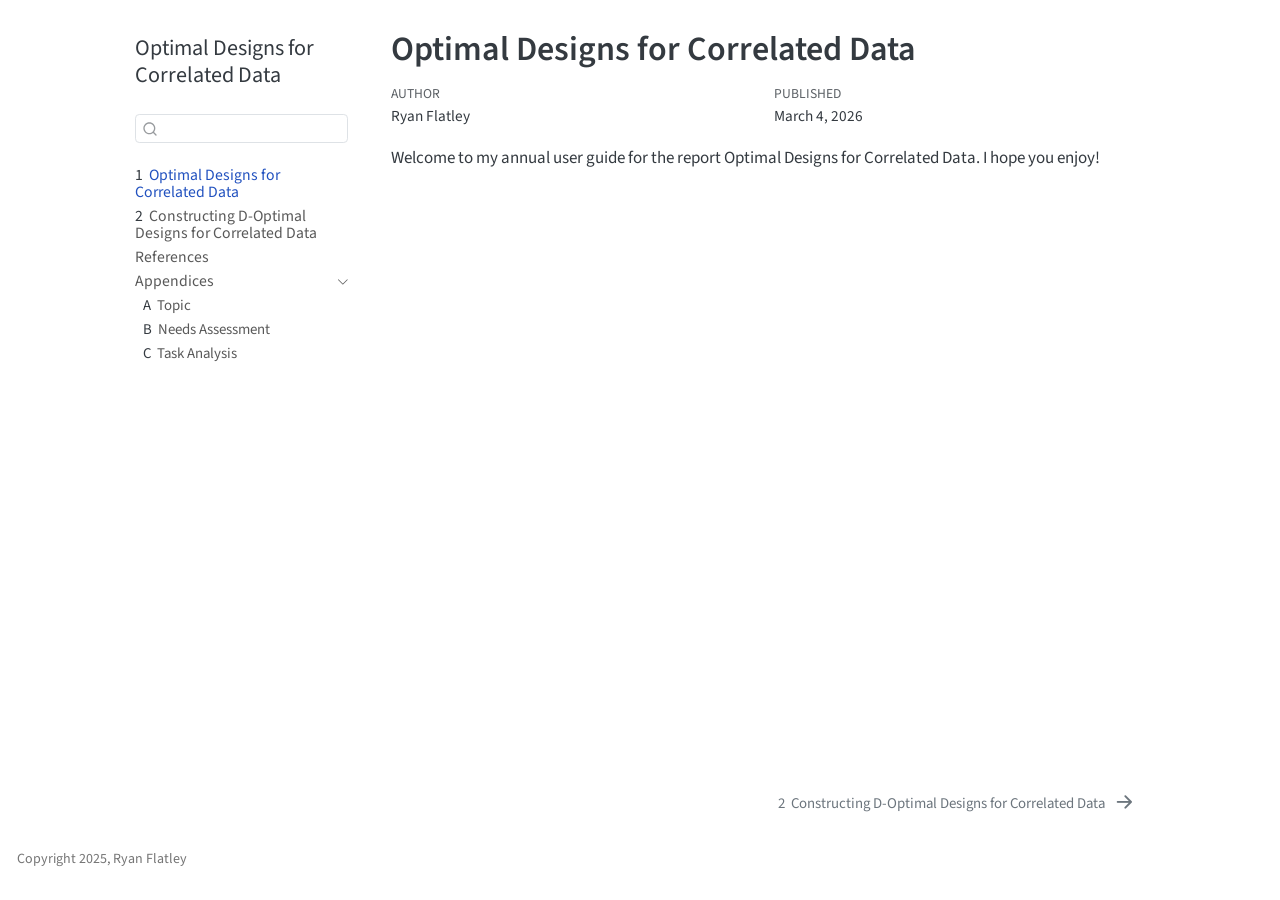
<file: docs/index.html>
<!DOCTYPE html>
<html xmlns="http://www.w3.org/1999/xhtml" lang="en" xml:lang="en"><head>

<meta charset="utf-8">
<meta name="generator" content="quarto-1.8.27">

<meta name="viewport" content="width=device-width, initial-scale=1.0, user-scalable=yes">

<meta name="author" content="Ryan Flatley">
<meta name="dcterms.date" content="2026-03-04">

<title>Optimal Designs for Correlated Data</title>
<style>
code{white-space: pre-wrap;}
span.smallcaps{font-variant: small-caps;}
div.columns{display: flex; gap: min(4vw, 1.5em);}
div.column{flex: auto; overflow-x: auto;}
div.hanging-indent{margin-left: 1.5em; text-indent: -1.5em;}
ul.task-list{list-style: none;}
ul.task-list li input[type="checkbox"] {
  width: 0.8em;
  margin: 0 0.8em 0.2em -1em; /* quarto-specific, see https://github.com/quarto-dev/quarto-cli/issues/4556 */ 
  vertical-align: middle;
}
</style>


<script src="site_libs/quarto-nav/quarto-nav.js"></script>
<script src="site_libs/quarto-nav/headroom.min.js"></script>
<script src="site_libs/clipboard/clipboard.min.js"></script>
<script src="site_libs/quarto-search/autocomplete.umd.js"></script>
<script src="site_libs/quarto-search/fuse.min.js"></script>
<script src="site_libs/quarto-search/quarto-search.js"></script>
<meta name="quarto:offset" content="./">
<link href="./guide.html" rel="next">
<script src="site_libs/quarto-html/quarto.js" type="module"></script>
<script src="site_libs/quarto-html/tabsets/tabsets.js" type="module"></script>
<script src="site_libs/quarto-html/axe/axe-check.js" type="module"></script>
<script src="site_libs/quarto-html/popper.min.js"></script>
<script src="site_libs/quarto-html/tippy.umd.min.js"></script>
<script src="site_libs/quarto-html/anchor.min.js"></script>
<link href="site_libs/quarto-html/tippy.css" rel="stylesheet">
<link href="site_libs/quarto-html/quarto-syntax-highlighting-b754b9fd3853d7e56faef54c29c5d52b.css" rel="stylesheet" id="quarto-text-highlighting-styles">
<script src="site_libs/bootstrap/bootstrap.min.js"></script>
<link href="site_libs/bootstrap/bootstrap-icons.css" rel="stylesheet">
<link href="site_libs/bootstrap/bootstrap-2235befa16e1d81c0b6f94b70b898050.min.css" rel="stylesheet" append-hash="true" id="quarto-bootstrap" data-mode="light">
<script id="quarto-search-options" type="application/json">{
  "location": "sidebar",
  "copy-button": false,
  "collapse-after": 3,
  "panel-placement": "start",
  "type": "textbox",
  "limit": 50,
  "keyboard-shortcut": [
    "f",
    "/",
    "s"
  ],
  "show-item-context": false,
  "language": {
    "search-no-results-text": "No results",
    "search-matching-documents-text": "matching documents",
    "search-copy-link-title": "Copy link to search",
    "search-hide-matches-text": "Hide additional matches",
    "search-more-match-text": "more match in this document",
    "search-more-matches-text": "more matches in this document",
    "search-clear-button-title": "Clear",
    "search-text-placeholder": "",
    "search-detached-cancel-button-title": "Cancel",
    "search-submit-button-title": "Submit",
    "search-label": "Search"
  }
}</script>


</head>

<body class="nav-sidebar floating fullcontent quarto-light">

<div id="quarto-search-results"></div>
  <header id="quarto-header" class="headroom fixed-top">
  <nav class="quarto-secondary-nav">
    <div class="container-fluid d-flex">
      <button type="button" class="quarto-btn-toggle btn" data-bs-toggle="collapse" role="button" data-bs-target=".quarto-sidebar-collapse-item" aria-controls="quarto-sidebar" aria-expanded="false" aria-label="Toggle sidebar navigation" onclick="if (window.quartoToggleHeadroom) { window.quartoToggleHeadroom(); }">
        <i class="bi bi-layout-text-sidebar-reverse"></i>
      </button>
        <nav class="quarto-page-breadcrumbs" aria-label="breadcrumb"><ol class="breadcrumb"><li class="breadcrumb-item"><a href="./index.html"><span class="chapter-number">1</span>&nbsp; <span class="chapter-title">Optimal Designs for Correlated Data</span></a></li></ol></nav>
        <a class="flex-grow-1" role="navigation" data-bs-toggle="collapse" data-bs-target=".quarto-sidebar-collapse-item" aria-controls="quarto-sidebar" aria-expanded="false" aria-label="Toggle sidebar navigation" onclick="if (window.quartoToggleHeadroom) { window.quartoToggleHeadroom(); }">      
        </a>
      <button type="button" class="btn quarto-search-button" aria-label="Search" onclick="window.quartoOpenSearch();">
        <i class="bi bi-search"></i>
      </button>
    </div>
  </nav>
</header>
<!-- content -->
<div id="quarto-content" class="quarto-container page-columns page-rows-contents page-layout-article">
<!-- sidebar -->
  <nav id="quarto-sidebar" class="sidebar collapse collapse-horizontal quarto-sidebar-collapse-item sidebar-navigation floating overflow-auto">
    <div class="pt-lg-2 mt-2 text-left sidebar-header">
    <div class="sidebar-title mb-0 py-0">
      <a href="./">Optimal Designs for Correlated Data</a> 
    </div>
      </div>
        <div class="mt-2 flex-shrink-0 align-items-center">
        <div class="sidebar-search">
        <div id="quarto-search" class="" title="Search"></div>
        </div>
        </div>
    <div class="sidebar-menu-container"> 
    <ul class="list-unstyled mt-1">
        <li class="sidebar-item">
  <div class="sidebar-item-container"> 
  <a href="./index.html" class="sidebar-item-text sidebar-link active">
 <span class="menu-text"><span class="chapter-number">1</span>&nbsp; <span class="chapter-title">Optimal Designs for Correlated Data</span></span></a>
  </div>
</li>
        <li class="sidebar-item">
  <div class="sidebar-item-container"> 
  <a href="./guide.html" class="sidebar-item-text sidebar-link">
 <span class="menu-text"><span class="chapter-number">2</span>&nbsp; <span class="chapter-title">Constructing D-Optimal Designs for Correlated Data</span></span></a>
  </div>
</li>
        <li class="sidebar-item">
  <div class="sidebar-item-container"> 
  <a href="./references.html" class="sidebar-item-text sidebar-link">
 <span class="menu-text">References</span></a>
  </div>
</li>
        <li class="sidebar-item sidebar-item-section">
      <div class="sidebar-item-container"> 
            <a class="sidebar-item-text sidebar-link text-start" data-bs-toggle="collapse" data-bs-target="#quarto-sidebar-section-1" role="navigation" aria-expanded="true">
 <span class="menu-text">Appendices</span></a>
          <a class="sidebar-item-toggle text-start" data-bs-toggle="collapse" data-bs-target="#quarto-sidebar-section-1" role="navigation" aria-expanded="true" aria-label="Toggle section">
            <i class="bi bi-chevron-right ms-2"></i>
          </a> 
      </div>
      <ul id="quarto-sidebar-section-1" class="collapse list-unstyled sidebar-section depth1 show">  
          <li class="sidebar-item">
  <div class="sidebar-item-container"> 
  <a href="./topic.html" class="sidebar-item-text sidebar-link">
 <span class="menu-text"><span class="chapter-number">A</span>&nbsp; <span class="chapter-title">Topic</span></span></a>
  </div>
</li>
          <li class="sidebar-item">
  <div class="sidebar-item-container"> 
  <a href="./needs.html" class="sidebar-item-text sidebar-link">
 <span class="menu-text"><span class="chapter-number">B</span>&nbsp; <span class="chapter-title">Needs Assessment</span></span></a>
  </div>
</li>
          <li class="sidebar-item">
  <div class="sidebar-item-container"> 
  <a href="./task-analysis.html" class="sidebar-item-text sidebar-link">
 <span class="menu-text"><span class="chapter-number">C</span>&nbsp; <span class="chapter-title">Task Analysis</span></span></a>
  </div>
</li>
      </ul>
  </li>
    </ul>
    </div>
</nav>
<div id="quarto-sidebar-glass" class="quarto-sidebar-collapse-item" data-bs-toggle="collapse" data-bs-target=".quarto-sidebar-collapse-item"></div>
<!-- margin-sidebar -->
    
<!-- main -->
<main class="content" id="quarto-document-content">

<header id="title-block-header" class="quarto-title-block default">
<div class="quarto-title">
<h1 class="title">Optimal Designs for Correlated Data</h1>
</div>



<div class="quarto-title-meta">

    <div>
    <div class="quarto-title-meta-heading">Author</div>
    <div class="quarto-title-meta-contents">
             <p>Ryan Flatley </p>
          </div>
  </div>
    
    <div>
    <div class="quarto-title-meta-heading">Published</div>
    <div class="quarto-title-meta-contents">
      <p class="date">March 4, 2026</p>
    </div>
  </div>
  
    
  </div>
  


</header>


<p>Welcome to my annual user guide for the report Optimal Designs for Correlated Data. I hope you enjoy!</p>



</main> <!-- /main -->
<script id="quarto-html-after-body" type="application/javascript">
  window.document.addEventListener("DOMContentLoaded", function (event) {
    const icon = "";
    const anchorJS = new window.AnchorJS();
    anchorJS.options = {
      placement: 'right',
      icon: icon
    };
    anchorJS.add('.anchored');
    const isCodeAnnotation = (el) => {
      for (const clz of el.classList) {
        if (clz.startsWith('code-annotation-')) {                     
          return true;
        }
      }
      return false;
    }
    const onCopySuccess = function(e) {
      // button target
      const button = e.trigger;
      // don't keep focus
      button.blur();
      // flash "checked"
      button.classList.add('code-copy-button-checked');
      var currentTitle = button.getAttribute("title");
      button.setAttribute("title", "Copied!");
      let tooltip;
      if (window.bootstrap) {
        button.setAttribute("data-bs-toggle", "tooltip");
        button.setAttribute("data-bs-placement", "left");
        button.setAttribute("data-bs-title", "Copied!");
        tooltip = new bootstrap.Tooltip(button, 
          { trigger: "manual", 
            customClass: "code-copy-button-tooltip",
            offset: [0, -8]});
        tooltip.show();    
      }
      setTimeout(function() {
        if (tooltip) {
          tooltip.hide();
          button.removeAttribute("data-bs-title");
          button.removeAttribute("data-bs-toggle");
          button.removeAttribute("data-bs-placement");
        }
        button.setAttribute("title", currentTitle);
        button.classList.remove('code-copy-button-checked');
      }, 1000);
      // clear code selection
      e.clearSelection();
    }
    const getTextToCopy = function(trigger) {
      const outerScaffold = trigger.parentElement.cloneNode(true);
      const codeEl = outerScaffold.querySelector('code');
      for (const childEl of codeEl.children) {
        if (isCodeAnnotation(childEl)) {
          childEl.remove();
        }
      }
      return codeEl.innerText;
    }
    const clipboard = new window.ClipboardJS('.code-copy-button:not([data-in-quarto-modal])', {
      text: getTextToCopy
    });
    clipboard.on('success', onCopySuccess);
    if (window.document.getElementById('quarto-embedded-source-code-modal')) {
      const clipboardModal = new window.ClipboardJS('.code-copy-button[data-in-quarto-modal]', {
        text: getTextToCopy,
        container: window.document.getElementById('quarto-embedded-source-code-modal')
      });
      clipboardModal.on('success', onCopySuccess);
    }
      var localhostRegex = new RegExp(/^(?:http|https):\/\/localhost\:?[0-9]*\//);
      var mailtoRegex = new RegExp(/^mailto:/);
        var filterRegex = new RegExp('/' + window.location.host + '/');
      var isInternal = (href) => {
          return filterRegex.test(href) || localhostRegex.test(href) || mailtoRegex.test(href);
      }
      // Inspect non-navigation links and adorn them if external
     var links = window.document.querySelectorAll('a[href]:not(.nav-link):not(.navbar-brand):not(.toc-action):not(.sidebar-link):not(.sidebar-item-toggle):not(.pagination-link):not(.no-external):not([aria-hidden]):not(.dropdown-item):not(.quarto-navigation-tool):not(.about-link)');
      for (var i=0; i<links.length; i++) {
        const link = links[i];
        if (!isInternal(link.href)) {
          // undo the damage that might have been done by quarto-nav.js in the case of
          // links that we want to consider external
          if (link.dataset.originalHref !== undefined) {
            link.href = link.dataset.originalHref;
          }
        }
      }
    function tippyHover(el, contentFn, onTriggerFn, onUntriggerFn) {
      const config = {
        allowHTML: true,
        maxWidth: 500,
        delay: 100,
        arrow: false,
        appendTo: function(el) {
            return el.parentElement;
        },
        interactive: true,
        interactiveBorder: 10,
        theme: 'quarto',
        placement: 'bottom-start',
      };
      if (contentFn) {
        config.content = contentFn;
      }
      if (onTriggerFn) {
        config.onTrigger = onTriggerFn;
      }
      if (onUntriggerFn) {
        config.onUntrigger = onUntriggerFn;
      }
      window.tippy(el, config); 
    }
    const noterefs = window.document.querySelectorAll('a[role="doc-noteref"]');
    for (var i=0; i<noterefs.length; i++) {
      const ref = noterefs[i];
      tippyHover(ref, function() {
        // use id or data attribute instead here
        let href = ref.getAttribute('data-footnote-href') || ref.getAttribute('href');
        try { href = new URL(href).hash; } catch {}
        const id = href.replace(/^#\/?/, "");
        const note = window.document.getElementById(id);
        if (note) {
          return note.innerHTML;
        } else {
          return "";
        }
      });
    }
    const xrefs = window.document.querySelectorAll('a.quarto-xref');
    const processXRef = (id, note) => {
      // Strip column container classes
      const stripColumnClz = (el) => {
        el.classList.remove("page-full", "page-columns");
        if (el.children) {
          for (const child of el.children) {
            stripColumnClz(child);
          }
        }
      }
      stripColumnClz(note)
      if (id === null || id.startsWith('sec-')) {
        // Special case sections, only their first couple elements
        const container = document.createElement("div");
        if (note.children && note.children.length > 2) {
          container.appendChild(note.children[0].cloneNode(true));
          for (let i = 1; i < note.children.length; i++) {
            const child = note.children[i];
            if (child.tagName === "P" && child.innerText === "") {
              continue;
            } else {
              container.appendChild(child.cloneNode(true));
              break;
            }
          }
          if (window.Quarto?.typesetMath) {
            window.Quarto.typesetMath(container);
          }
          return container.innerHTML
        } else {
          if (window.Quarto?.typesetMath) {
            window.Quarto.typesetMath(note);
          }
          return note.innerHTML;
        }
      } else {
        // Remove any anchor links if they are present
        const anchorLink = note.querySelector('a.anchorjs-link');
        if (anchorLink) {
          anchorLink.remove();
        }
        if (window.Quarto?.typesetMath) {
          window.Quarto.typesetMath(note);
        }
        if (note.classList.contains("callout")) {
          return note.outerHTML;
        } else {
          return note.innerHTML;
        }
      }
    }
    for (var i=0; i<xrefs.length; i++) {
      const xref = xrefs[i];
      tippyHover(xref, undefined, function(instance) {
        instance.disable();
        let url = xref.getAttribute('href');
        let hash = undefined; 
        if (url.startsWith('#')) {
          hash = url;
        } else {
          try { hash = new URL(url).hash; } catch {}
        }
        if (hash) {
          const id = hash.replace(/^#\/?/, "");
          const note = window.document.getElementById(id);
          if (note !== null) {
            try {
              const html = processXRef(id, note.cloneNode(true));
              instance.setContent(html);
            } finally {
              instance.enable();
              instance.show();
            }
          } else {
            // See if we can fetch this
            fetch(url.split('#')[0])
            .then(res => res.text())
            .then(html => {
              const parser = new DOMParser();
              const htmlDoc = parser.parseFromString(html, "text/html");
              const note = htmlDoc.getElementById(id);
              if (note !== null) {
                const html = processXRef(id, note);
                instance.setContent(html);
              } 
            }).finally(() => {
              instance.enable();
              instance.show();
            });
          }
        } else {
          // See if we can fetch a full url (with no hash to target)
          // This is a special case and we should probably do some content thinning / targeting
          fetch(url)
          .then(res => res.text())
          .then(html => {
            const parser = new DOMParser();
            const htmlDoc = parser.parseFromString(html, "text/html");
            const note = htmlDoc.querySelector('main.content');
            if (note !== null) {
              // This should only happen for chapter cross references
              // (since there is no id in the URL)
              // remove the first header
              if (note.children.length > 0 && note.children[0].tagName === "HEADER") {
                note.children[0].remove();
              }
              const html = processXRef(null, note);
              instance.setContent(html);
            } 
          }).finally(() => {
            instance.enable();
            instance.show();
          });
        }
      }, function(instance) {
      });
    }
        let selectedAnnoteEl;
        const selectorForAnnotation = ( cell, annotation) => {
          let cellAttr = 'data-code-cell="' + cell + '"';
          let lineAttr = 'data-code-annotation="' +  annotation + '"';
          const selector = 'span[' + cellAttr + '][' + lineAttr + ']';
          return selector;
        }
        const selectCodeLines = (annoteEl) => {
          const doc = window.document;
          const targetCell = annoteEl.getAttribute("data-target-cell");
          const targetAnnotation = annoteEl.getAttribute("data-target-annotation");
          const annoteSpan = window.document.querySelector(selectorForAnnotation(targetCell, targetAnnotation));
          const lines = annoteSpan.getAttribute("data-code-lines").split(",");
          const lineIds = lines.map((line) => {
            return targetCell + "-" + line;
          })
          let top = null;
          let height = null;
          let parent = null;
          if (lineIds.length > 0) {
              //compute the position of the single el (top and bottom and make a div)
              const el = window.document.getElementById(lineIds[0]);
              top = el.offsetTop;
              height = el.offsetHeight;
              parent = el.parentElement.parentElement;
            if (lineIds.length > 1) {
              const lastEl = window.document.getElementById(lineIds[lineIds.length - 1]);
              const bottom = lastEl.offsetTop + lastEl.offsetHeight;
              height = bottom - top;
            }
            if (top !== null && height !== null && parent !== null) {
              // cook up a div (if necessary) and position it 
              let div = window.document.getElementById("code-annotation-line-highlight");
              if (div === null) {
                div = window.document.createElement("div");
                div.setAttribute("id", "code-annotation-line-highlight");
                div.style.position = 'absolute';
                parent.appendChild(div);
              }
              div.style.top = top - 2 + "px";
              div.style.height = height + 4 + "px";
              div.style.left = 0;
              let gutterDiv = window.document.getElementById("code-annotation-line-highlight-gutter");
              if (gutterDiv === null) {
                gutterDiv = window.document.createElement("div");
                gutterDiv.setAttribute("id", "code-annotation-line-highlight-gutter");
                gutterDiv.style.position = 'absolute';
                const codeCell = window.document.getElementById(targetCell);
                const gutter = codeCell.querySelector('.code-annotation-gutter');
                gutter.appendChild(gutterDiv);
              }
              gutterDiv.style.top = top - 2 + "px";
              gutterDiv.style.height = height + 4 + "px";
            }
            selectedAnnoteEl = annoteEl;
          }
        };
        const unselectCodeLines = () => {
          const elementsIds = ["code-annotation-line-highlight", "code-annotation-line-highlight-gutter"];
          elementsIds.forEach((elId) => {
            const div = window.document.getElementById(elId);
            if (div) {
              div.remove();
            }
          });
          selectedAnnoteEl = undefined;
        };
          // Handle positioning of the toggle
      window.addEventListener(
        "resize",
        throttle(() => {
          elRect = undefined;
          if (selectedAnnoteEl) {
            selectCodeLines(selectedAnnoteEl);
          }
        }, 10)
      );
      function throttle(fn, ms) {
      let throttle = false;
      let timer;
        return (...args) => {
          if(!throttle) { // first call gets through
              fn.apply(this, args);
              throttle = true;
          } else { // all the others get throttled
              if(timer) clearTimeout(timer); // cancel #2
              timer = setTimeout(() => {
                fn.apply(this, args);
                timer = throttle = false;
              }, ms);
          }
        };
      }
        // Attach click handler to the DT
        const annoteDls = window.document.querySelectorAll('dt[data-target-cell]');
        for (const annoteDlNode of annoteDls) {
          annoteDlNode.addEventListener('click', (event) => {
            const clickedEl = event.target;
            if (clickedEl !== selectedAnnoteEl) {
              unselectCodeLines();
              const activeEl = window.document.querySelector('dt[data-target-cell].code-annotation-active');
              if (activeEl) {
                activeEl.classList.remove('code-annotation-active');
              }
              selectCodeLines(clickedEl);
              clickedEl.classList.add('code-annotation-active');
            } else {
              // Unselect the line
              unselectCodeLines();
              clickedEl.classList.remove('code-annotation-active');
            }
          });
        }
    const findCites = (el) => {
      const parentEl = el.parentElement;
      if (parentEl) {
        const cites = parentEl.dataset.cites;
        if (cites) {
          return {
            el,
            cites: cites.split(' ')
          };
        } else {
          return findCites(el.parentElement)
        }
      } else {
        return undefined;
      }
    };
    var bibliorefs = window.document.querySelectorAll('a[role="doc-biblioref"]');
    for (var i=0; i<bibliorefs.length; i++) {
      const ref = bibliorefs[i];
      const citeInfo = findCites(ref);
      if (citeInfo) {
        tippyHover(citeInfo.el, function() {
          var popup = window.document.createElement('div');
          citeInfo.cites.forEach(function(cite) {
            var citeDiv = window.document.createElement('div');
            citeDiv.classList.add('hanging-indent');
            citeDiv.classList.add('csl-entry');
            var biblioDiv = window.document.getElementById('ref-' + cite);
            if (biblioDiv) {
              citeDiv.innerHTML = biblioDiv.innerHTML;
            }
            popup.appendChild(citeDiv);
          });
          return popup.innerHTML;
        });
      }
    }
  });
  </script>
<nav class="page-navigation">
  <div class="nav-page nav-page-previous">
  </div>
  <div class="nav-page nav-page-next">
      <a href="./guide.html" class="pagination-link" aria-label="Constructing D-Optimal Designs for Correlated Data">
        <span class="nav-page-text"><span class="chapter-number">2</span>&nbsp; <span class="chapter-title">Constructing D-Optimal Designs for Correlated Data</span></span> <i class="bi bi-arrow-right-short"></i>
      </a>
  </div>
</nav>
</div> <!-- /content -->
<footer class="footer">
  <div class="nav-footer">
    <div class="nav-footer-left">
<p>Copyright 2025, Ryan Flatley</p>
</div>   
    <div class="nav-footer-center">
      &nbsp;
    </div>
    <div class="nav-footer-right">
      &nbsp;
    </div>
  </div>
</footer>




</body></html>
</file>
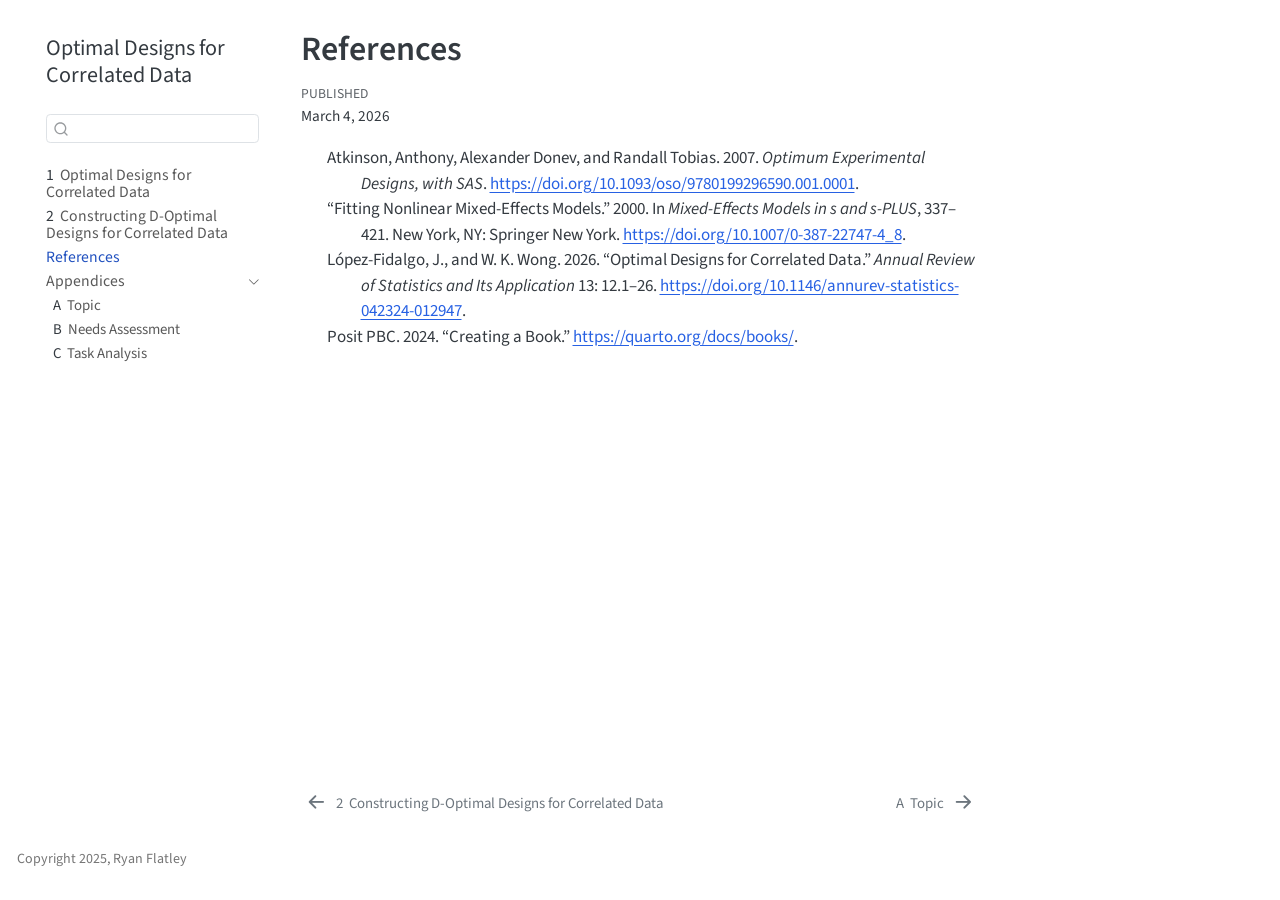
<file: docs/references.html>
<!DOCTYPE html>
<html xmlns="http://www.w3.org/1999/xhtml" lang="en" xml:lang="en"><head>

<meta charset="utf-8">
<meta name="generator" content="quarto-1.8.27">

<meta name="viewport" content="width=device-width, initial-scale=1.0, user-scalable=yes">

<meta name="dcterms.date" content="2026-03-04">

<title>References – Optimal Designs for Correlated Data</title>
<style>
code{white-space: pre-wrap;}
span.smallcaps{font-variant: small-caps;}
div.columns{display: flex; gap: min(4vw, 1.5em);}
div.column{flex: auto; overflow-x: auto;}
div.hanging-indent{margin-left: 1.5em; text-indent: -1.5em;}
ul.task-list{list-style: none;}
ul.task-list li input[type="checkbox"] {
  width: 0.8em;
  margin: 0 0.8em 0.2em -1em; /* quarto-specific, see https://github.com/quarto-dev/quarto-cli/issues/4556 */ 
  vertical-align: middle;
}
/* CSS for citations */
div.csl-bib-body { }
div.csl-entry {
  clear: both;
}
.hanging-indent div.csl-entry {
  margin-left:2em;
  text-indent:-2em;
}
div.csl-left-margin {
  min-width:2em;
  float:left;
}
div.csl-right-inline {
  margin-left:2em;
  padding-left:1em;
}
div.csl-indent {
  margin-left: 2em;
}</style>


<script src="site_libs/quarto-nav/quarto-nav.js"></script>
<script src="site_libs/quarto-nav/headroom.min.js"></script>
<script src="site_libs/clipboard/clipboard.min.js"></script>
<script src="site_libs/quarto-search/autocomplete.umd.js"></script>
<script src="site_libs/quarto-search/fuse.min.js"></script>
<script src="site_libs/quarto-search/quarto-search.js"></script>
<meta name="quarto:offset" content="./">
<link href="./topic.html" rel="next">
<link href="./guide.html" rel="prev">
<script src="site_libs/quarto-html/quarto.js" type="module"></script>
<script src="site_libs/quarto-html/tabsets/tabsets.js" type="module"></script>
<script src="site_libs/quarto-html/axe/axe-check.js" type="module"></script>
<script src="site_libs/quarto-html/popper.min.js"></script>
<script src="site_libs/quarto-html/tippy.umd.min.js"></script>
<script src="site_libs/quarto-html/anchor.min.js"></script>
<link href="site_libs/quarto-html/tippy.css" rel="stylesheet">
<link href="site_libs/quarto-html/quarto-syntax-highlighting-b754b9fd3853d7e56faef54c29c5d52b.css" rel="stylesheet" id="quarto-text-highlighting-styles">
<script src="site_libs/bootstrap/bootstrap.min.js"></script>
<link href="site_libs/bootstrap/bootstrap-icons.css" rel="stylesheet">
<link href="site_libs/bootstrap/bootstrap-2235befa16e1d81c0b6f94b70b898050.min.css" rel="stylesheet" append-hash="true" id="quarto-bootstrap" data-mode="light">
<script id="quarto-search-options" type="application/json">{
  "location": "sidebar",
  "copy-button": false,
  "collapse-after": 3,
  "panel-placement": "start",
  "type": "textbox",
  "limit": 50,
  "keyboard-shortcut": [
    "f",
    "/",
    "s"
  ],
  "show-item-context": false,
  "language": {
    "search-no-results-text": "No results",
    "search-matching-documents-text": "matching documents",
    "search-copy-link-title": "Copy link to search",
    "search-hide-matches-text": "Hide additional matches",
    "search-more-match-text": "more match in this document",
    "search-more-matches-text": "more matches in this document",
    "search-clear-button-title": "Clear",
    "search-text-placeholder": "",
    "search-detached-cancel-button-title": "Cancel",
    "search-submit-button-title": "Submit",
    "search-label": "Search"
  }
}</script>


</head>

<body class="nav-sidebar floating quarto-light">

<div id="quarto-search-results"></div>
  <header id="quarto-header" class="headroom fixed-top">
  <nav class="quarto-secondary-nav">
    <div class="container-fluid d-flex">
      <button type="button" class="quarto-btn-toggle btn" data-bs-toggle="collapse" role="button" data-bs-target=".quarto-sidebar-collapse-item" aria-controls="quarto-sidebar" aria-expanded="false" aria-label="Toggle sidebar navigation" onclick="if (window.quartoToggleHeadroom) { window.quartoToggleHeadroom(); }">
        <i class="bi bi-layout-text-sidebar-reverse"></i>
      </button>
        <nav class="quarto-page-breadcrumbs" aria-label="breadcrumb"><ol class="breadcrumb"><li class="breadcrumb-item"><a href="./references.html">References</a></li></ol></nav>
        <a class="flex-grow-1" role="navigation" data-bs-toggle="collapse" data-bs-target=".quarto-sidebar-collapse-item" aria-controls="quarto-sidebar" aria-expanded="false" aria-label="Toggle sidebar navigation" onclick="if (window.quartoToggleHeadroom) { window.quartoToggleHeadroom(); }">      
        </a>
      <button type="button" class="btn quarto-search-button" aria-label="Search" onclick="window.quartoOpenSearch();">
        <i class="bi bi-search"></i>
      </button>
    </div>
  </nav>
</header>
<!-- content -->
<div id="quarto-content" class="quarto-container page-columns page-rows-contents page-layout-article">
<!-- sidebar -->
  <nav id="quarto-sidebar" class="sidebar collapse collapse-horizontal quarto-sidebar-collapse-item sidebar-navigation floating overflow-auto">
    <div class="pt-lg-2 mt-2 text-left sidebar-header">
    <div class="sidebar-title mb-0 py-0">
      <a href="./">Optimal Designs for Correlated Data</a> 
    </div>
      </div>
        <div class="mt-2 flex-shrink-0 align-items-center">
        <div class="sidebar-search">
        <div id="quarto-search" class="" title="Search"></div>
        </div>
        </div>
    <div class="sidebar-menu-container"> 
    <ul class="list-unstyled mt-1">
        <li class="sidebar-item">
  <div class="sidebar-item-container"> 
  <a href="./index.html" class="sidebar-item-text sidebar-link">
 <span class="menu-text"><span class="chapter-number">1</span>&nbsp; <span class="chapter-title">Optimal Designs for Correlated Data</span></span></a>
  </div>
</li>
        <li class="sidebar-item">
  <div class="sidebar-item-container"> 
  <a href="./guide.html" class="sidebar-item-text sidebar-link">
 <span class="menu-text"><span class="chapter-number">2</span>&nbsp; <span class="chapter-title">Constructing D-Optimal Designs for Correlated Data</span></span></a>
  </div>
</li>
        <li class="sidebar-item">
  <div class="sidebar-item-container"> 
  <a href="./references.html" class="sidebar-item-text sidebar-link active">
 <span class="menu-text">References</span></a>
  </div>
</li>
        <li class="sidebar-item sidebar-item-section">
      <div class="sidebar-item-container"> 
            <a class="sidebar-item-text sidebar-link text-start" data-bs-toggle="collapse" data-bs-target="#quarto-sidebar-section-1" role="navigation" aria-expanded="true">
 <span class="menu-text">Appendices</span></a>
          <a class="sidebar-item-toggle text-start" data-bs-toggle="collapse" data-bs-target="#quarto-sidebar-section-1" role="navigation" aria-expanded="true" aria-label="Toggle section">
            <i class="bi bi-chevron-right ms-2"></i>
          </a> 
      </div>
      <ul id="quarto-sidebar-section-1" class="collapse list-unstyled sidebar-section depth1 show">  
          <li class="sidebar-item">
  <div class="sidebar-item-container"> 
  <a href="./topic.html" class="sidebar-item-text sidebar-link">
 <span class="menu-text"><span class="chapter-number">A</span>&nbsp; <span class="chapter-title">Topic</span></span></a>
  </div>
</li>
          <li class="sidebar-item">
  <div class="sidebar-item-container"> 
  <a href="./needs.html" class="sidebar-item-text sidebar-link">
 <span class="menu-text"><span class="chapter-number">B</span>&nbsp; <span class="chapter-title">Needs Assessment</span></span></a>
  </div>
</li>
          <li class="sidebar-item">
  <div class="sidebar-item-container"> 
  <a href="./task-analysis.html" class="sidebar-item-text sidebar-link">
 <span class="menu-text"><span class="chapter-number">C</span>&nbsp; <span class="chapter-title">Task Analysis</span></span></a>
  </div>
</li>
      </ul>
  </li>
    </ul>
    </div>
</nav>
<div id="quarto-sidebar-glass" class="quarto-sidebar-collapse-item" data-bs-toggle="collapse" data-bs-target=".quarto-sidebar-collapse-item"></div>
<!-- margin-sidebar -->
    <div id="quarto-margin-sidebar" class="sidebar margin-sidebar zindex-bottom">
        
    </div>
<!-- main -->
<main class="content" id="quarto-document-content">

<header id="title-block-header" class="quarto-title-block default">
<div class="quarto-title">
<h1 class="title">References</h1>
</div>



<div class="quarto-title-meta">

    
    <div>
    <div class="quarto-title-meta-heading">Published</div>
    <div class="quarto-title-meta-contents">
      <p class="date">March 4, 2026</p>
    </div>
  </div>
  
    
  </div>
  


</header>


<div id="refs" class="references csl-bib-body hanging-indent" data-entry-spacing="0" role="list">
<div id="ref-AtkinsonDonev1992" class="csl-entry" role="listitem">
Atkinson, Anthony, Alexander Donev, and Randall Tobias. 2007.
<em>Optimum Experimental Designs, with SAS</em>. <a href="https://doi.org/10.1093/oso/9780199296590.001.0001">https://doi.org/10.1093/oso/9780199296590.001.0001</a>.
</div>
<div id="ref-PinheiroBates2000" class="csl-entry" role="listitem">
<span>“Fitting Nonlinear Mixed-Effects Models.”</span> 2000. In
<em>Mixed-Effects Models in s and s-PLUS</em>, 337–421. New York, NY:
Springer New York. <a href="https://doi.org/10.1007/0-387-22747-4_8">https://doi.org/10.1007/0-387-22747-4_8</a>.
</div>
<div id="ref-LopezFidalgoWong2026" class="csl-entry" role="listitem">
López-Fidalgo, J., and W. K. Wong. 2026. <span>“Optimal Designs for
Correlated Data.”</span> <em>Annual Review of Statistics and Its
Application</em> 13: 12.1–26. <a href="https://doi.org/10.1146/annurev-statistics-042324-012947">https://doi.org/10.1146/annurev-statistics-042324-012947</a>.
</div>
<div id="ref-positpbcCreatingBook2024" class="csl-entry" role="listitem">
Posit PBC. 2024. <span>“Creating a Book.”</span> <a href="https://quarto.org/docs/books/" class="uri">https://quarto.org/docs/books/</a>.
</div>
</div>



</main> <!-- /main -->
<script id="quarto-html-after-body" type="application/javascript">
  window.document.addEventListener("DOMContentLoaded", function (event) {
    const icon = "";
    const anchorJS = new window.AnchorJS();
    anchorJS.options = {
      placement: 'right',
      icon: icon
    };
    anchorJS.add('.anchored');
    const isCodeAnnotation = (el) => {
      for (const clz of el.classList) {
        if (clz.startsWith('code-annotation-')) {                     
          return true;
        }
      }
      return false;
    }
    const onCopySuccess = function(e) {
      // button target
      const button = e.trigger;
      // don't keep focus
      button.blur();
      // flash "checked"
      button.classList.add('code-copy-button-checked');
      var currentTitle = button.getAttribute("title");
      button.setAttribute("title", "Copied!");
      let tooltip;
      if (window.bootstrap) {
        button.setAttribute("data-bs-toggle", "tooltip");
        button.setAttribute("data-bs-placement", "left");
        button.setAttribute("data-bs-title", "Copied!");
        tooltip = new bootstrap.Tooltip(button, 
          { trigger: "manual", 
            customClass: "code-copy-button-tooltip",
            offset: [0, -8]});
        tooltip.show();    
      }
      setTimeout(function() {
        if (tooltip) {
          tooltip.hide();
          button.removeAttribute("data-bs-title");
          button.removeAttribute("data-bs-toggle");
          button.removeAttribute("data-bs-placement");
        }
        button.setAttribute("title", currentTitle);
        button.classList.remove('code-copy-button-checked');
      }, 1000);
      // clear code selection
      e.clearSelection();
    }
    const getTextToCopy = function(trigger) {
      const outerScaffold = trigger.parentElement.cloneNode(true);
      const codeEl = outerScaffold.querySelector('code');
      for (const childEl of codeEl.children) {
        if (isCodeAnnotation(childEl)) {
          childEl.remove();
        }
      }
      return codeEl.innerText;
    }
    const clipboard = new window.ClipboardJS('.code-copy-button:not([data-in-quarto-modal])', {
      text: getTextToCopy
    });
    clipboard.on('success', onCopySuccess);
    if (window.document.getElementById('quarto-embedded-source-code-modal')) {
      const clipboardModal = new window.ClipboardJS('.code-copy-button[data-in-quarto-modal]', {
        text: getTextToCopy,
        container: window.document.getElementById('quarto-embedded-source-code-modal')
      });
      clipboardModal.on('success', onCopySuccess);
    }
      var localhostRegex = new RegExp(/^(?:http|https):\/\/localhost\:?[0-9]*\//);
      var mailtoRegex = new RegExp(/^mailto:/);
        var filterRegex = new RegExp('/' + window.location.host + '/');
      var isInternal = (href) => {
          return filterRegex.test(href) || localhostRegex.test(href) || mailtoRegex.test(href);
      }
      // Inspect non-navigation links and adorn them if external
     var links = window.document.querySelectorAll('a[href]:not(.nav-link):not(.navbar-brand):not(.toc-action):not(.sidebar-link):not(.sidebar-item-toggle):not(.pagination-link):not(.no-external):not([aria-hidden]):not(.dropdown-item):not(.quarto-navigation-tool):not(.about-link)');
      for (var i=0; i<links.length; i++) {
        const link = links[i];
        if (!isInternal(link.href)) {
          // undo the damage that might have been done by quarto-nav.js in the case of
          // links that we want to consider external
          if (link.dataset.originalHref !== undefined) {
            link.href = link.dataset.originalHref;
          }
        }
      }
    function tippyHover(el, contentFn, onTriggerFn, onUntriggerFn) {
      const config = {
        allowHTML: true,
        maxWidth: 500,
        delay: 100,
        arrow: false,
        appendTo: function(el) {
            return el.parentElement;
        },
        interactive: true,
        interactiveBorder: 10,
        theme: 'quarto',
        placement: 'bottom-start',
      };
      if (contentFn) {
        config.content = contentFn;
      }
      if (onTriggerFn) {
        config.onTrigger = onTriggerFn;
      }
      if (onUntriggerFn) {
        config.onUntrigger = onUntriggerFn;
      }
      window.tippy(el, config); 
    }
    const noterefs = window.document.querySelectorAll('a[role="doc-noteref"]');
    for (var i=0; i<noterefs.length; i++) {
      const ref = noterefs[i];
      tippyHover(ref, function() {
        // use id or data attribute instead here
        let href = ref.getAttribute('data-footnote-href') || ref.getAttribute('href');
        try { href = new URL(href).hash; } catch {}
        const id = href.replace(/^#\/?/, "");
        const note = window.document.getElementById(id);
        if (note) {
          return note.innerHTML;
        } else {
          return "";
        }
      });
    }
    const xrefs = window.document.querySelectorAll('a.quarto-xref');
    const processXRef = (id, note) => {
      // Strip column container classes
      const stripColumnClz = (el) => {
        el.classList.remove("page-full", "page-columns");
        if (el.children) {
          for (const child of el.children) {
            stripColumnClz(child);
          }
        }
      }
      stripColumnClz(note)
      if (id === null || id.startsWith('sec-')) {
        // Special case sections, only their first couple elements
        const container = document.createElement("div");
        if (note.children && note.children.length > 2) {
          container.appendChild(note.children[0].cloneNode(true));
          for (let i = 1; i < note.children.length; i++) {
            const child = note.children[i];
            if (child.tagName === "P" && child.innerText === "") {
              continue;
            } else {
              container.appendChild(child.cloneNode(true));
              break;
            }
          }
          if (window.Quarto?.typesetMath) {
            window.Quarto.typesetMath(container);
          }
          return container.innerHTML
        } else {
          if (window.Quarto?.typesetMath) {
            window.Quarto.typesetMath(note);
          }
          return note.innerHTML;
        }
      } else {
        // Remove any anchor links if they are present
        const anchorLink = note.querySelector('a.anchorjs-link');
        if (anchorLink) {
          anchorLink.remove();
        }
        if (window.Quarto?.typesetMath) {
          window.Quarto.typesetMath(note);
        }
        if (note.classList.contains("callout")) {
          return note.outerHTML;
        } else {
          return note.innerHTML;
        }
      }
    }
    for (var i=0; i<xrefs.length; i++) {
      const xref = xrefs[i];
      tippyHover(xref, undefined, function(instance) {
        instance.disable();
        let url = xref.getAttribute('href');
        let hash = undefined; 
        if (url.startsWith('#')) {
          hash = url;
        } else {
          try { hash = new URL(url).hash; } catch {}
        }
        if (hash) {
          const id = hash.replace(/^#\/?/, "");
          const note = window.document.getElementById(id);
          if (note !== null) {
            try {
              const html = processXRef(id, note.cloneNode(true));
              instance.setContent(html);
            } finally {
              instance.enable();
              instance.show();
            }
          } else {
            // See if we can fetch this
            fetch(url.split('#')[0])
            .then(res => res.text())
            .then(html => {
              const parser = new DOMParser();
              const htmlDoc = parser.parseFromString(html, "text/html");
              const note = htmlDoc.getElementById(id);
              if (note !== null) {
                const html = processXRef(id, note);
                instance.setContent(html);
              } 
            }).finally(() => {
              instance.enable();
              instance.show();
            });
          }
        } else {
          // See if we can fetch a full url (with no hash to target)
          // This is a special case and we should probably do some content thinning / targeting
          fetch(url)
          .then(res => res.text())
          .then(html => {
            const parser = new DOMParser();
            const htmlDoc = parser.parseFromString(html, "text/html");
            const note = htmlDoc.querySelector('main.content');
            if (note !== null) {
              // This should only happen for chapter cross references
              // (since there is no id in the URL)
              // remove the first header
              if (note.children.length > 0 && note.children[0].tagName === "HEADER") {
                note.children[0].remove();
              }
              const html = processXRef(null, note);
              instance.setContent(html);
            } 
          }).finally(() => {
            instance.enable();
            instance.show();
          });
        }
      }, function(instance) {
      });
    }
        let selectedAnnoteEl;
        const selectorForAnnotation = ( cell, annotation) => {
          let cellAttr = 'data-code-cell="' + cell + '"';
          let lineAttr = 'data-code-annotation="' +  annotation + '"';
          const selector = 'span[' + cellAttr + '][' + lineAttr + ']';
          return selector;
        }
        const selectCodeLines = (annoteEl) => {
          const doc = window.document;
          const targetCell = annoteEl.getAttribute("data-target-cell");
          const targetAnnotation = annoteEl.getAttribute("data-target-annotation");
          const annoteSpan = window.document.querySelector(selectorForAnnotation(targetCell, targetAnnotation));
          const lines = annoteSpan.getAttribute("data-code-lines").split(",");
          const lineIds = lines.map((line) => {
            return targetCell + "-" + line;
          })
          let top = null;
          let height = null;
          let parent = null;
          if (lineIds.length > 0) {
              //compute the position of the single el (top and bottom and make a div)
              const el = window.document.getElementById(lineIds[0]);
              top = el.offsetTop;
              height = el.offsetHeight;
              parent = el.parentElement.parentElement;
            if (lineIds.length > 1) {
              const lastEl = window.document.getElementById(lineIds[lineIds.length - 1]);
              const bottom = lastEl.offsetTop + lastEl.offsetHeight;
              height = bottom - top;
            }
            if (top !== null && height !== null && parent !== null) {
              // cook up a div (if necessary) and position it 
              let div = window.document.getElementById("code-annotation-line-highlight");
              if (div === null) {
                div = window.document.createElement("div");
                div.setAttribute("id", "code-annotation-line-highlight");
                div.style.position = 'absolute';
                parent.appendChild(div);
              }
              div.style.top = top - 2 + "px";
              div.style.height = height + 4 + "px";
              div.style.left = 0;
              let gutterDiv = window.document.getElementById("code-annotation-line-highlight-gutter");
              if (gutterDiv === null) {
                gutterDiv = window.document.createElement("div");
                gutterDiv.setAttribute("id", "code-annotation-line-highlight-gutter");
                gutterDiv.style.position = 'absolute';
                const codeCell = window.document.getElementById(targetCell);
                const gutter = codeCell.querySelector('.code-annotation-gutter');
                gutter.appendChild(gutterDiv);
              }
              gutterDiv.style.top = top - 2 + "px";
              gutterDiv.style.height = height + 4 + "px";
            }
            selectedAnnoteEl = annoteEl;
          }
        };
        const unselectCodeLines = () => {
          const elementsIds = ["code-annotation-line-highlight", "code-annotation-line-highlight-gutter"];
          elementsIds.forEach((elId) => {
            const div = window.document.getElementById(elId);
            if (div) {
              div.remove();
            }
          });
          selectedAnnoteEl = undefined;
        };
          // Handle positioning of the toggle
      window.addEventListener(
        "resize",
        throttle(() => {
          elRect = undefined;
          if (selectedAnnoteEl) {
            selectCodeLines(selectedAnnoteEl);
          }
        }, 10)
      );
      function throttle(fn, ms) {
      let throttle = false;
      let timer;
        return (...args) => {
          if(!throttle) { // first call gets through
              fn.apply(this, args);
              throttle = true;
          } else { // all the others get throttled
              if(timer) clearTimeout(timer); // cancel #2
              timer = setTimeout(() => {
                fn.apply(this, args);
                timer = throttle = false;
              }, ms);
          }
        };
      }
        // Attach click handler to the DT
        const annoteDls = window.document.querySelectorAll('dt[data-target-cell]');
        for (const annoteDlNode of annoteDls) {
          annoteDlNode.addEventListener('click', (event) => {
            const clickedEl = event.target;
            if (clickedEl !== selectedAnnoteEl) {
              unselectCodeLines();
              const activeEl = window.document.querySelector('dt[data-target-cell].code-annotation-active');
              if (activeEl) {
                activeEl.classList.remove('code-annotation-active');
              }
              selectCodeLines(clickedEl);
              clickedEl.classList.add('code-annotation-active');
            } else {
              // Unselect the line
              unselectCodeLines();
              clickedEl.classList.remove('code-annotation-active');
            }
          });
        }
    const findCites = (el) => {
      const parentEl = el.parentElement;
      if (parentEl) {
        const cites = parentEl.dataset.cites;
        if (cites) {
          return {
            el,
            cites: cites.split(' ')
          };
        } else {
          return findCites(el.parentElement)
        }
      } else {
        return undefined;
      }
    };
    var bibliorefs = window.document.querySelectorAll('a[role="doc-biblioref"]');
    for (var i=0; i<bibliorefs.length; i++) {
      const ref = bibliorefs[i];
      const citeInfo = findCites(ref);
      if (citeInfo) {
        tippyHover(citeInfo.el, function() {
          var popup = window.document.createElement('div');
          citeInfo.cites.forEach(function(cite) {
            var citeDiv = window.document.createElement('div');
            citeDiv.classList.add('hanging-indent');
            citeDiv.classList.add('csl-entry');
            var biblioDiv = window.document.getElementById('ref-' + cite);
            if (biblioDiv) {
              citeDiv.innerHTML = biblioDiv.innerHTML;
            }
            popup.appendChild(citeDiv);
          });
          return popup.innerHTML;
        });
      }
    }
  });
  </script>
<nav class="page-navigation">
  <div class="nav-page nav-page-previous">
      <a href="./guide.html" class="pagination-link" aria-label="Constructing D-Optimal Designs for Correlated Data">
        <i class="bi bi-arrow-left-short"></i> <span class="nav-page-text"><span class="chapter-number">2</span>&nbsp; <span class="chapter-title">Constructing D-Optimal Designs for Correlated Data</span></span>
      </a>          
  </div>
  <div class="nav-page nav-page-next">
      <a href="./topic.html" class="pagination-link" aria-label="Topic">
        <span class="nav-page-text"><span class="chapter-number">A</span>&nbsp; <span class="chapter-title">Topic</span></span> <i class="bi bi-arrow-right-short"></i>
      </a>
  </div>
</nav>
</div> <!-- /content -->
<footer class="footer">
  <div class="nav-footer">
    <div class="nav-footer-left">
<p>Copyright 2025, Ryan Flatley</p>
</div>   
    <div class="nav-footer-center">
      &nbsp;
    </div>
    <div class="nav-footer-right">
      &nbsp;
    </div>
  </div>
</footer>




</body></html>
</file>
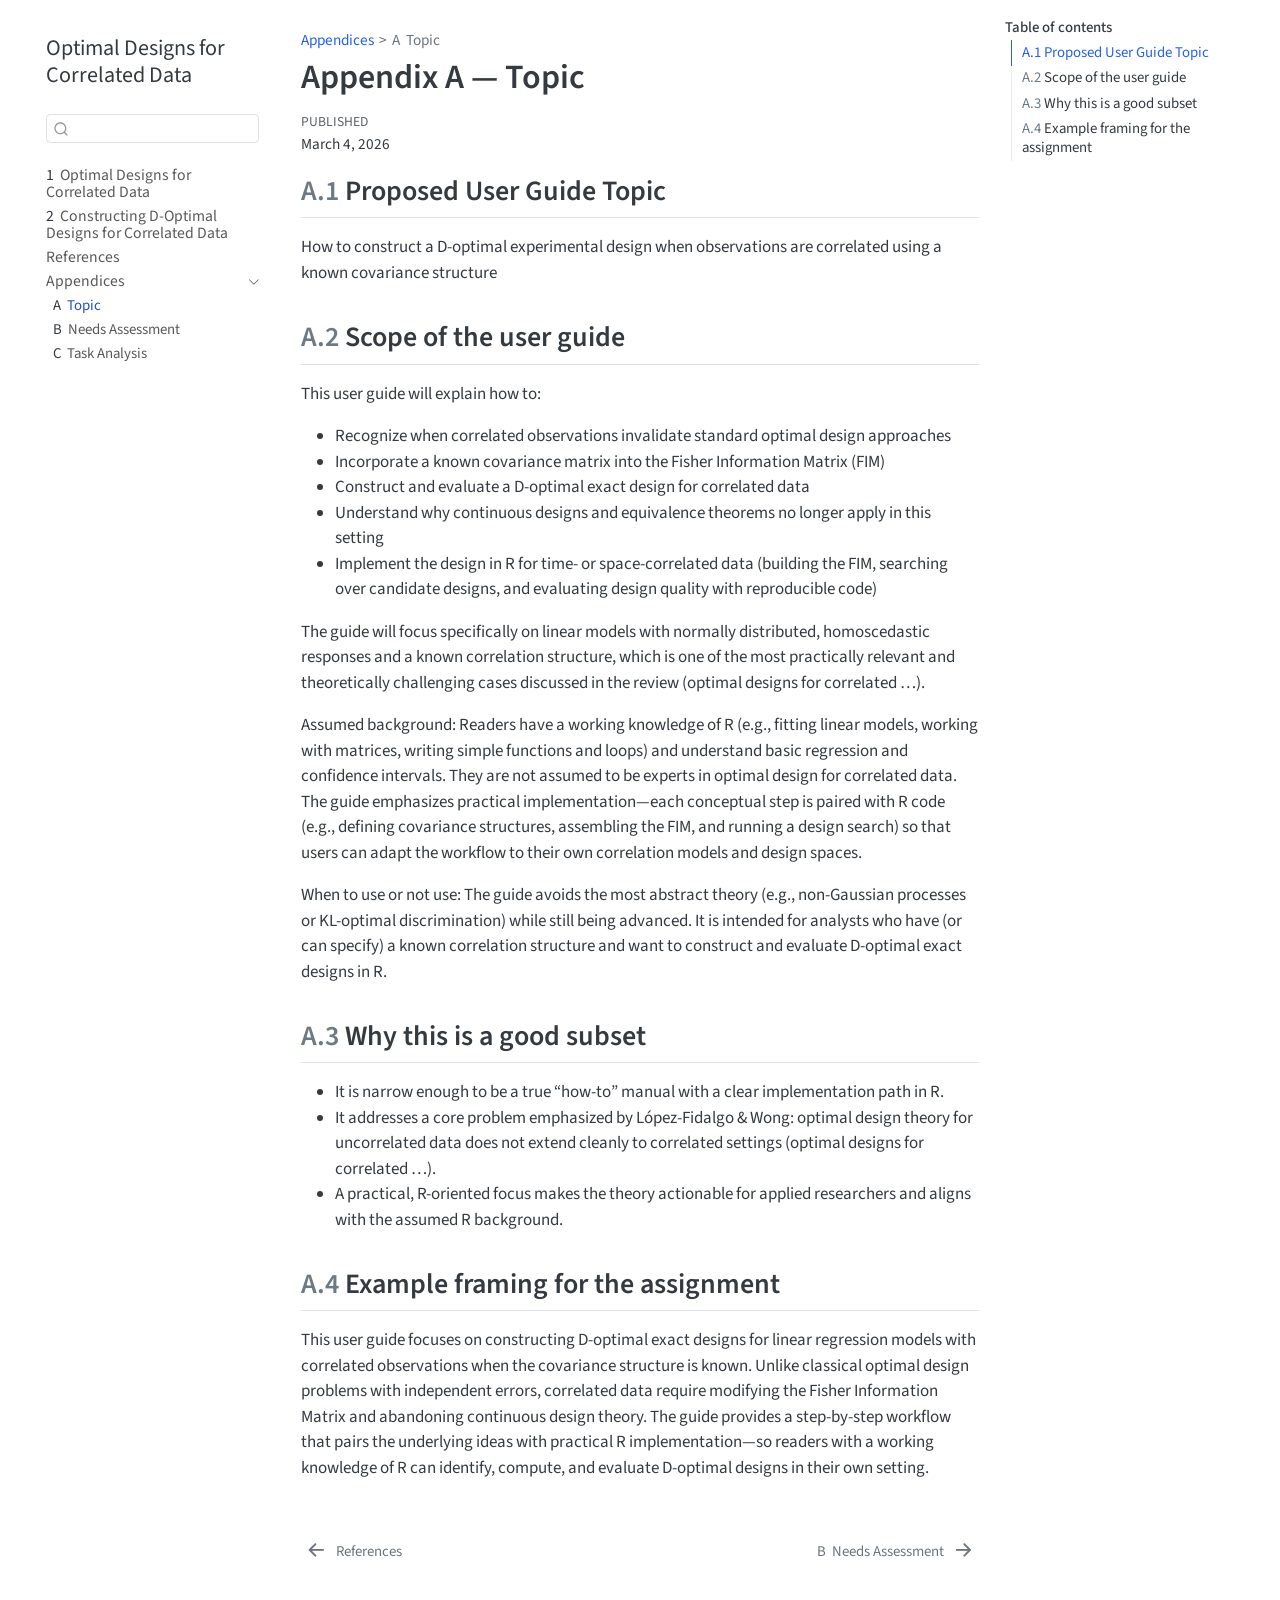
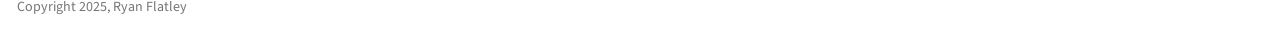
<file: docs/topic.html>
<!DOCTYPE html>
<html xmlns="http://www.w3.org/1999/xhtml" lang="en" xml:lang="en"><head>

<meta charset="utf-8">
<meta name="generator" content="quarto-1.8.27">

<meta name="viewport" content="width=device-width, initial-scale=1.0, user-scalable=yes">

<meta name="dcterms.date" content="2026-03-04">

<title>Appendix A — Topic – Optimal Designs for Correlated Data</title>
<style>
code{white-space: pre-wrap;}
span.smallcaps{font-variant: small-caps;}
div.columns{display: flex; gap: min(4vw, 1.5em);}
div.column{flex: auto; overflow-x: auto;}
div.hanging-indent{margin-left: 1.5em; text-indent: -1.5em;}
ul.task-list{list-style: none;}
ul.task-list li input[type="checkbox"] {
  width: 0.8em;
  margin: 0 0.8em 0.2em -1em; /* quarto-specific, see https://github.com/quarto-dev/quarto-cli/issues/4556 */ 
  vertical-align: middle;
}
</style>


<script src="site_libs/quarto-nav/quarto-nav.js"></script>
<script src="site_libs/quarto-nav/headroom.min.js"></script>
<script src="site_libs/clipboard/clipboard.min.js"></script>
<script src="site_libs/quarto-search/autocomplete.umd.js"></script>
<script src="site_libs/quarto-search/fuse.min.js"></script>
<script src="site_libs/quarto-search/quarto-search.js"></script>
<meta name="quarto:offset" content="./">
<link href="./needs.html" rel="next">
<link href="./references.html" rel="prev">
<script src="site_libs/quarto-html/quarto.js" type="module"></script>
<script src="site_libs/quarto-html/tabsets/tabsets.js" type="module"></script>
<script src="site_libs/quarto-html/axe/axe-check.js" type="module"></script>
<script src="site_libs/quarto-html/popper.min.js"></script>
<script src="site_libs/quarto-html/tippy.umd.min.js"></script>
<script src="site_libs/quarto-html/anchor.min.js"></script>
<link href="site_libs/quarto-html/tippy.css" rel="stylesheet">
<link href="site_libs/quarto-html/quarto-syntax-highlighting-b754b9fd3853d7e56faef54c29c5d52b.css" rel="stylesheet" id="quarto-text-highlighting-styles">
<script src="site_libs/bootstrap/bootstrap.min.js"></script>
<link href="site_libs/bootstrap/bootstrap-icons.css" rel="stylesheet">
<link href="site_libs/bootstrap/bootstrap-2235befa16e1d81c0b6f94b70b898050.min.css" rel="stylesheet" append-hash="true" id="quarto-bootstrap" data-mode="light">
<script id="quarto-search-options" type="application/json">{
  "location": "sidebar",
  "copy-button": false,
  "collapse-after": 3,
  "panel-placement": "start",
  "type": "textbox",
  "limit": 50,
  "keyboard-shortcut": [
    "f",
    "/",
    "s"
  ],
  "show-item-context": false,
  "language": {
    "search-no-results-text": "No results",
    "search-matching-documents-text": "matching documents",
    "search-copy-link-title": "Copy link to search",
    "search-hide-matches-text": "Hide additional matches",
    "search-more-match-text": "more match in this document",
    "search-more-matches-text": "more matches in this document",
    "search-clear-button-title": "Clear",
    "search-text-placeholder": "",
    "search-detached-cancel-button-title": "Cancel",
    "search-submit-button-title": "Submit",
    "search-label": "Search"
  }
}</script>


</head>

<body class="nav-sidebar floating quarto-light">

<div id="quarto-search-results"></div>
  <header id="quarto-header" class="headroom fixed-top">
  <nav class="quarto-secondary-nav">
    <div class="container-fluid d-flex">
      <button type="button" class="quarto-btn-toggle btn" data-bs-toggle="collapse" role="button" data-bs-target=".quarto-sidebar-collapse-item" aria-controls="quarto-sidebar" aria-expanded="false" aria-label="Toggle sidebar navigation" onclick="if (window.quartoToggleHeadroom) { window.quartoToggleHeadroom(); }">
        <i class="bi bi-layout-text-sidebar-reverse"></i>
      </button>
        <nav class="quarto-page-breadcrumbs" aria-label="breadcrumb"><ol class="breadcrumb"><li class="breadcrumb-item"><a href="./topic.html">Appendices</a></li><li class="breadcrumb-item"><a href="./topic.html"><span class="chapter-number">A</span>&nbsp; <span class="chapter-title">Topic</span></a></li></ol></nav>
        <a class="flex-grow-1" role="navigation" data-bs-toggle="collapse" data-bs-target=".quarto-sidebar-collapse-item" aria-controls="quarto-sidebar" aria-expanded="false" aria-label="Toggle sidebar navigation" onclick="if (window.quartoToggleHeadroom) { window.quartoToggleHeadroom(); }">      
        </a>
      <button type="button" class="btn quarto-search-button" aria-label="Search" onclick="window.quartoOpenSearch();">
        <i class="bi bi-search"></i>
      </button>
    </div>
  </nav>
</header>
<!-- content -->
<div id="quarto-content" class="quarto-container page-columns page-rows-contents page-layout-article">
<!-- sidebar -->
  <nav id="quarto-sidebar" class="sidebar collapse collapse-horizontal quarto-sidebar-collapse-item sidebar-navigation floating overflow-auto">
    <div class="pt-lg-2 mt-2 text-left sidebar-header">
    <div class="sidebar-title mb-0 py-0">
      <a href="./">Optimal Designs for Correlated Data</a> 
    </div>
      </div>
        <div class="mt-2 flex-shrink-0 align-items-center">
        <div class="sidebar-search">
        <div id="quarto-search" class="" title="Search"></div>
        </div>
        </div>
    <div class="sidebar-menu-container"> 
    <ul class="list-unstyled mt-1">
        <li class="sidebar-item">
  <div class="sidebar-item-container"> 
  <a href="./index.html" class="sidebar-item-text sidebar-link">
 <span class="menu-text"><span class="chapter-number">1</span>&nbsp; <span class="chapter-title">Optimal Designs for Correlated Data</span></span></a>
  </div>
</li>
        <li class="sidebar-item">
  <div class="sidebar-item-container"> 
  <a href="./guide.html" class="sidebar-item-text sidebar-link">
 <span class="menu-text"><span class="chapter-number">2</span>&nbsp; <span class="chapter-title">Constructing D-Optimal Designs for Correlated Data</span></span></a>
  </div>
</li>
        <li class="sidebar-item">
  <div class="sidebar-item-container"> 
  <a href="./references.html" class="sidebar-item-text sidebar-link">
 <span class="menu-text">References</span></a>
  </div>
</li>
        <li class="sidebar-item sidebar-item-section">
      <div class="sidebar-item-container"> 
            <a class="sidebar-item-text sidebar-link text-start" data-bs-toggle="collapse" data-bs-target="#quarto-sidebar-section-1" role="navigation" aria-expanded="true">
 <span class="menu-text">Appendices</span></a>
          <a class="sidebar-item-toggle text-start" data-bs-toggle="collapse" data-bs-target="#quarto-sidebar-section-1" role="navigation" aria-expanded="true" aria-label="Toggle section">
            <i class="bi bi-chevron-right ms-2"></i>
          </a> 
      </div>
      <ul id="quarto-sidebar-section-1" class="collapse list-unstyled sidebar-section depth1 show">  
          <li class="sidebar-item">
  <div class="sidebar-item-container"> 
  <a href="./topic.html" class="sidebar-item-text sidebar-link active">
 <span class="menu-text"><span class="chapter-number">A</span>&nbsp; <span class="chapter-title">Topic</span></span></a>
  </div>
</li>
          <li class="sidebar-item">
  <div class="sidebar-item-container"> 
  <a href="./needs.html" class="sidebar-item-text sidebar-link">
 <span class="menu-text"><span class="chapter-number">B</span>&nbsp; <span class="chapter-title">Needs Assessment</span></span></a>
  </div>
</li>
          <li class="sidebar-item">
  <div class="sidebar-item-container"> 
  <a href="./task-analysis.html" class="sidebar-item-text sidebar-link">
 <span class="menu-text"><span class="chapter-number">C</span>&nbsp; <span class="chapter-title">Task Analysis</span></span></a>
  </div>
</li>
      </ul>
  </li>
    </ul>
    </div>
</nav>
<div id="quarto-sidebar-glass" class="quarto-sidebar-collapse-item" data-bs-toggle="collapse" data-bs-target=".quarto-sidebar-collapse-item"></div>
<!-- margin-sidebar -->
    <div id="quarto-margin-sidebar" class="sidebar margin-sidebar">
        <nav id="TOC" role="doc-toc" class="toc-active">
    <h2 id="toc-title">Table of contents</h2>
   
  <ul>
  <li><a href="#proposed-user-guide-topic" id="toc-proposed-user-guide-topic" class="nav-link active" data-scroll-target="#proposed-user-guide-topic"><span class="header-section-number">A.1</span> Proposed User Guide Topic</a></li>
  <li><a href="#scope-of-the-user-guide" id="toc-scope-of-the-user-guide" class="nav-link" data-scroll-target="#scope-of-the-user-guide"><span class="header-section-number">A.2</span> Scope of the user guide</a></li>
  <li><a href="#why-this-is-a-good-subset" id="toc-why-this-is-a-good-subset" class="nav-link" data-scroll-target="#why-this-is-a-good-subset"><span class="header-section-number">A.3</span> Why this is a good subset</a></li>
  <li><a href="#example-framing-for-the-assignment" id="toc-example-framing-for-the-assignment" class="nav-link" data-scroll-target="#example-framing-for-the-assignment"><span class="header-section-number">A.4</span> Example framing for the assignment</a></li>
  </ul>
</nav>
    </div>
<!-- main -->
<main class="content" id="quarto-document-content">

<header id="title-block-header" class="quarto-title-block default"><nav class="quarto-page-breadcrumbs quarto-title-breadcrumbs d-none d-lg-block" aria-label="breadcrumb"><ol class="breadcrumb"><li class="breadcrumb-item"><a href="./topic.html">Appendices</a></li><li class="breadcrumb-item"><a href="./topic.html"><span class="chapter-number">A</span>&nbsp; <span class="chapter-title">Topic</span></a></li></ol></nav>
<div class="quarto-title">
<h1 class="title">Appendix A — Topic</h1>
</div>



<div class="quarto-title-meta">

    
    <div>
    <div class="quarto-title-meta-heading">Published</div>
    <div class="quarto-title-meta-contents">
      <p class="date">March 4, 2026</p>
    </div>
  </div>
  
    
  </div>
  


</header>


<section id="proposed-user-guide-topic" class="level2" data-number="A.1">
<h2 data-number="A.1" class="anchored" data-anchor-id="proposed-user-guide-topic"><span class="header-section-number">A.1</span> Proposed User Guide Topic</h2>
<p>How to construct a D-optimal experimental design when observations are correlated using a known covariance structure</p>
</section>
<section id="scope-of-the-user-guide" class="level2" data-number="A.2">
<h2 data-number="A.2" class="anchored" data-anchor-id="scope-of-the-user-guide"><span class="header-section-number">A.2</span> Scope of the user guide</h2>
<p>This user guide will explain how to:</p>
<ul>
<li>Recognize when correlated observations invalidate standard optimal design approaches</li>
<li>Incorporate a known covariance matrix into the Fisher Information Matrix (FIM)</li>
<li>Construct and evaluate a D-optimal exact design for correlated data</li>
<li>Understand why continuous designs and equivalence theorems no longer apply in this setting</li>
<li>Implement the design in R for time- or space-correlated data (building the FIM, searching over candidate designs, and evaluating design quality with reproducible code)</li>
</ul>
<p>The guide will focus specifically on linear models with normally distributed, homoscedastic responses and a known correlation structure, which is one of the most practically relevant and theoretically challenging cases discussed in the review (optimal designs for correlated …).</p>
<p>Assumed background: Readers have a working knowledge of R (e.g., fitting linear models, working with matrices, writing simple functions and loops) and understand basic regression and confidence intervals. They are not assumed to be experts in optimal design for correlated data. The guide emphasizes practical implementation—each conceptual step is paired with R code (e.g., defining covariance structures, assembling the FIM, and running a design search) so that users can adapt the workflow to their own correlation models and design spaces.</p>
<p>When to use or not use: The guide avoids the most abstract theory (e.g., non-Gaussian processes or KL-optimal discrimination) while still being advanced. It is intended for analysts who have (or can specify) a known correlation structure and want to construct and evaluate D-optimal exact designs in R.</p>
</section>
<section id="why-this-is-a-good-subset" class="level2" data-number="A.3">
<h2 data-number="A.3" class="anchored" data-anchor-id="why-this-is-a-good-subset"><span class="header-section-number">A.3</span> Why this is a good subset</h2>
<ul>
<li>It is narrow enough to be a true “how-to” manual with a clear implementation path in R.</li>
<li>It addresses a core problem emphasized by López-Fidalgo &amp; Wong: optimal design theory for uncorrelated data does not extend cleanly to correlated settings (optimal designs for correlated …).</li>
<li>A practical, R-oriented focus makes the theory actionable for applied researchers and aligns with the assumed R background.</li>
</ul>
</section>
<section id="example-framing-for-the-assignment" class="level2" data-number="A.4">
<h2 data-number="A.4" class="anchored" data-anchor-id="example-framing-for-the-assignment"><span class="header-section-number">A.4</span> Example framing for the assignment</h2>
<p>This user guide focuses on constructing D-optimal exact designs for linear regression models with correlated observations when the covariance structure is known. Unlike classical optimal design problems with independent errors, correlated data require modifying the Fisher Information Matrix and abandoning continuous design theory. The guide provides a step-by-step workflow that pairs the underlying ideas with practical R implementation—so readers with a working knowledge of R can identify, compute, and evaluate D-optimal designs in their own setting.</p>


</section>

</main> <!-- /main -->
<script id="quarto-html-after-body" type="application/javascript">
  window.document.addEventListener("DOMContentLoaded", function (event) {
    const icon = "";
    const anchorJS = new window.AnchorJS();
    anchorJS.options = {
      placement: 'right',
      icon: icon
    };
    anchorJS.add('.anchored');
    const isCodeAnnotation = (el) => {
      for (const clz of el.classList) {
        if (clz.startsWith('code-annotation-')) {                     
          return true;
        }
      }
      return false;
    }
    const onCopySuccess = function(e) {
      // button target
      const button = e.trigger;
      // don't keep focus
      button.blur();
      // flash "checked"
      button.classList.add('code-copy-button-checked');
      var currentTitle = button.getAttribute("title");
      button.setAttribute("title", "Copied!");
      let tooltip;
      if (window.bootstrap) {
        button.setAttribute("data-bs-toggle", "tooltip");
        button.setAttribute("data-bs-placement", "left");
        button.setAttribute("data-bs-title", "Copied!");
        tooltip = new bootstrap.Tooltip(button, 
          { trigger: "manual", 
            customClass: "code-copy-button-tooltip",
            offset: [0, -8]});
        tooltip.show();    
      }
      setTimeout(function() {
        if (tooltip) {
          tooltip.hide();
          button.removeAttribute("data-bs-title");
          button.removeAttribute("data-bs-toggle");
          button.removeAttribute("data-bs-placement");
        }
        button.setAttribute("title", currentTitle);
        button.classList.remove('code-copy-button-checked');
      }, 1000);
      // clear code selection
      e.clearSelection();
    }
    const getTextToCopy = function(trigger) {
      const outerScaffold = trigger.parentElement.cloneNode(true);
      const codeEl = outerScaffold.querySelector('code');
      for (const childEl of codeEl.children) {
        if (isCodeAnnotation(childEl)) {
          childEl.remove();
        }
      }
      return codeEl.innerText;
    }
    const clipboard = new window.ClipboardJS('.code-copy-button:not([data-in-quarto-modal])', {
      text: getTextToCopy
    });
    clipboard.on('success', onCopySuccess);
    if (window.document.getElementById('quarto-embedded-source-code-modal')) {
      const clipboardModal = new window.ClipboardJS('.code-copy-button[data-in-quarto-modal]', {
        text: getTextToCopy,
        container: window.document.getElementById('quarto-embedded-source-code-modal')
      });
      clipboardModal.on('success', onCopySuccess);
    }
      var localhostRegex = new RegExp(/^(?:http|https):\/\/localhost\:?[0-9]*\//);
      var mailtoRegex = new RegExp(/^mailto:/);
        var filterRegex = new RegExp('/' + window.location.host + '/');
      var isInternal = (href) => {
          return filterRegex.test(href) || localhostRegex.test(href) || mailtoRegex.test(href);
      }
      // Inspect non-navigation links and adorn them if external
     var links = window.document.querySelectorAll('a[href]:not(.nav-link):not(.navbar-brand):not(.toc-action):not(.sidebar-link):not(.sidebar-item-toggle):not(.pagination-link):not(.no-external):not([aria-hidden]):not(.dropdown-item):not(.quarto-navigation-tool):not(.about-link)');
      for (var i=0; i<links.length; i++) {
        const link = links[i];
        if (!isInternal(link.href)) {
          // undo the damage that might have been done by quarto-nav.js in the case of
          // links that we want to consider external
          if (link.dataset.originalHref !== undefined) {
            link.href = link.dataset.originalHref;
          }
        }
      }
    function tippyHover(el, contentFn, onTriggerFn, onUntriggerFn) {
      const config = {
        allowHTML: true,
        maxWidth: 500,
        delay: 100,
        arrow: false,
        appendTo: function(el) {
            return el.parentElement;
        },
        interactive: true,
        interactiveBorder: 10,
        theme: 'quarto',
        placement: 'bottom-start',
      };
      if (contentFn) {
        config.content = contentFn;
      }
      if (onTriggerFn) {
        config.onTrigger = onTriggerFn;
      }
      if (onUntriggerFn) {
        config.onUntrigger = onUntriggerFn;
      }
      window.tippy(el, config); 
    }
    const noterefs = window.document.querySelectorAll('a[role="doc-noteref"]');
    for (var i=0; i<noterefs.length; i++) {
      const ref = noterefs[i];
      tippyHover(ref, function() {
        // use id or data attribute instead here
        let href = ref.getAttribute('data-footnote-href') || ref.getAttribute('href');
        try { href = new URL(href).hash; } catch {}
        const id = href.replace(/^#\/?/, "");
        const note = window.document.getElementById(id);
        if (note) {
          return note.innerHTML;
        } else {
          return "";
        }
      });
    }
    const xrefs = window.document.querySelectorAll('a.quarto-xref');
    const processXRef = (id, note) => {
      // Strip column container classes
      const stripColumnClz = (el) => {
        el.classList.remove("page-full", "page-columns");
        if (el.children) {
          for (const child of el.children) {
            stripColumnClz(child);
          }
        }
      }
      stripColumnClz(note)
      if (id === null || id.startsWith('sec-')) {
        // Special case sections, only their first couple elements
        const container = document.createElement("div");
        if (note.children && note.children.length > 2) {
          container.appendChild(note.children[0].cloneNode(true));
          for (let i = 1; i < note.children.length; i++) {
            const child = note.children[i];
            if (child.tagName === "P" && child.innerText === "") {
              continue;
            } else {
              container.appendChild(child.cloneNode(true));
              break;
            }
          }
          if (window.Quarto?.typesetMath) {
            window.Quarto.typesetMath(container);
          }
          return container.innerHTML
        } else {
          if (window.Quarto?.typesetMath) {
            window.Quarto.typesetMath(note);
          }
          return note.innerHTML;
        }
      } else {
        // Remove any anchor links if they are present
        const anchorLink = note.querySelector('a.anchorjs-link');
        if (anchorLink) {
          anchorLink.remove();
        }
        if (window.Quarto?.typesetMath) {
          window.Quarto.typesetMath(note);
        }
        if (note.classList.contains("callout")) {
          return note.outerHTML;
        } else {
          return note.innerHTML;
        }
      }
    }
    for (var i=0; i<xrefs.length; i++) {
      const xref = xrefs[i];
      tippyHover(xref, undefined, function(instance) {
        instance.disable();
        let url = xref.getAttribute('href');
        let hash = undefined; 
        if (url.startsWith('#')) {
          hash = url;
        } else {
          try { hash = new URL(url).hash; } catch {}
        }
        if (hash) {
          const id = hash.replace(/^#\/?/, "");
          const note = window.document.getElementById(id);
          if (note !== null) {
            try {
              const html = processXRef(id, note.cloneNode(true));
              instance.setContent(html);
            } finally {
              instance.enable();
              instance.show();
            }
          } else {
            // See if we can fetch this
            fetch(url.split('#')[0])
            .then(res => res.text())
            .then(html => {
              const parser = new DOMParser();
              const htmlDoc = parser.parseFromString(html, "text/html");
              const note = htmlDoc.getElementById(id);
              if (note !== null) {
                const html = processXRef(id, note);
                instance.setContent(html);
              } 
            }).finally(() => {
              instance.enable();
              instance.show();
            });
          }
        } else {
          // See if we can fetch a full url (with no hash to target)
          // This is a special case and we should probably do some content thinning / targeting
          fetch(url)
          .then(res => res.text())
          .then(html => {
            const parser = new DOMParser();
            const htmlDoc = parser.parseFromString(html, "text/html");
            const note = htmlDoc.querySelector('main.content');
            if (note !== null) {
              // This should only happen for chapter cross references
              // (since there is no id in the URL)
              // remove the first header
              if (note.children.length > 0 && note.children[0].tagName === "HEADER") {
                note.children[0].remove();
              }
              const html = processXRef(null, note);
              instance.setContent(html);
            } 
          }).finally(() => {
            instance.enable();
            instance.show();
          });
        }
      }, function(instance) {
      });
    }
        let selectedAnnoteEl;
        const selectorForAnnotation = ( cell, annotation) => {
          let cellAttr = 'data-code-cell="' + cell + '"';
          let lineAttr = 'data-code-annotation="' +  annotation + '"';
          const selector = 'span[' + cellAttr + '][' + lineAttr + ']';
          return selector;
        }
        const selectCodeLines = (annoteEl) => {
          const doc = window.document;
          const targetCell = annoteEl.getAttribute("data-target-cell");
          const targetAnnotation = annoteEl.getAttribute("data-target-annotation");
          const annoteSpan = window.document.querySelector(selectorForAnnotation(targetCell, targetAnnotation));
          const lines = annoteSpan.getAttribute("data-code-lines").split(",");
          const lineIds = lines.map((line) => {
            return targetCell + "-" + line;
          })
          let top = null;
          let height = null;
          let parent = null;
          if (lineIds.length > 0) {
              //compute the position of the single el (top and bottom and make a div)
              const el = window.document.getElementById(lineIds[0]);
              top = el.offsetTop;
              height = el.offsetHeight;
              parent = el.parentElement.parentElement;
            if (lineIds.length > 1) {
              const lastEl = window.document.getElementById(lineIds[lineIds.length - 1]);
              const bottom = lastEl.offsetTop + lastEl.offsetHeight;
              height = bottom - top;
            }
            if (top !== null && height !== null && parent !== null) {
              // cook up a div (if necessary) and position it 
              let div = window.document.getElementById("code-annotation-line-highlight");
              if (div === null) {
                div = window.document.createElement("div");
                div.setAttribute("id", "code-annotation-line-highlight");
                div.style.position = 'absolute';
                parent.appendChild(div);
              }
              div.style.top = top - 2 + "px";
              div.style.height = height + 4 + "px";
              div.style.left = 0;
              let gutterDiv = window.document.getElementById("code-annotation-line-highlight-gutter");
              if (gutterDiv === null) {
                gutterDiv = window.document.createElement("div");
                gutterDiv.setAttribute("id", "code-annotation-line-highlight-gutter");
                gutterDiv.style.position = 'absolute';
                const codeCell = window.document.getElementById(targetCell);
                const gutter = codeCell.querySelector('.code-annotation-gutter');
                gutter.appendChild(gutterDiv);
              }
              gutterDiv.style.top = top - 2 + "px";
              gutterDiv.style.height = height + 4 + "px";
            }
            selectedAnnoteEl = annoteEl;
          }
        };
        const unselectCodeLines = () => {
          const elementsIds = ["code-annotation-line-highlight", "code-annotation-line-highlight-gutter"];
          elementsIds.forEach((elId) => {
            const div = window.document.getElementById(elId);
            if (div) {
              div.remove();
            }
          });
          selectedAnnoteEl = undefined;
        };
          // Handle positioning of the toggle
      window.addEventListener(
        "resize",
        throttle(() => {
          elRect = undefined;
          if (selectedAnnoteEl) {
            selectCodeLines(selectedAnnoteEl);
          }
        }, 10)
      );
      function throttle(fn, ms) {
      let throttle = false;
      let timer;
        return (...args) => {
          if(!throttle) { // first call gets through
              fn.apply(this, args);
              throttle = true;
          } else { // all the others get throttled
              if(timer) clearTimeout(timer); // cancel #2
              timer = setTimeout(() => {
                fn.apply(this, args);
                timer = throttle = false;
              }, ms);
          }
        };
      }
        // Attach click handler to the DT
        const annoteDls = window.document.querySelectorAll('dt[data-target-cell]');
        for (const annoteDlNode of annoteDls) {
          annoteDlNode.addEventListener('click', (event) => {
            const clickedEl = event.target;
            if (clickedEl !== selectedAnnoteEl) {
              unselectCodeLines();
              const activeEl = window.document.querySelector('dt[data-target-cell].code-annotation-active');
              if (activeEl) {
                activeEl.classList.remove('code-annotation-active');
              }
              selectCodeLines(clickedEl);
              clickedEl.classList.add('code-annotation-active');
            } else {
              // Unselect the line
              unselectCodeLines();
              clickedEl.classList.remove('code-annotation-active');
            }
          });
        }
    const findCites = (el) => {
      const parentEl = el.parentElement;
      if (parentEl) {
        const cites = parentEl.dataset.cites;
        if (cites) {
          return {
            el,
            cites: cites.split(' ')
          };
        } else {
          return findCites(el.parentElement)
        }
      } else {
        return undefined;
      }
    };
    var bibliorefs = window.document.querySelectorAll('a[role="doc-biblioref"]');
    for (var i=0; i<bibliorefs.length; i++) {
      const ref = bibliorefs[i];
      const citeInfo = findCites(ref);
      if (citeInfo) {
        tippyHover(citeInfo.el, function() {
          var popup = window.document.createElement('div');
          citeInfo.cites.forEach(function(cite) {
            var citeDiv = window.document.createElement('div');
            citeDiv.classList.add('hanging-indent');
            citeDiv.classList.add('csl-entry');
            var biblioDiv = window.document.getElementById('ref-' + cite);
            if (biblioDiv) {
              citeDiv.innerHTML = biblioDiv.innerHTML;
            }
            popup.appendChild(citeDiv);
          });
          return popup.innerHTML;
        });
      }
    }
  });
  </script>
<nav class="page-navigation">
  <div class="nav-page nav-page-previous">
      <a href="./references.html" class="pagination-link" aria-label="References">
        <i class="bi bi-arrow-left-short"></i> <span class="nav-page-text">References</span>
      </a>          
  </div>
  <div class="nav-page nav-page-next">
      <a href="./needs.html" class="pagination-link" aria-label="Needs Assessment">
        <span class="nav-page-text"><span class="chapter-number">B</span>&nbsp; <span class="chapter-title">Needs Assessment</span></span> <i class="bi bi-arrow-right-short"></i>
      </a>
  </div>
</nav>
</div> <!-- /content -->
<footer class="footer">
  <div class="nav-footer">
    <div class="nav-footer-left">
<p>Copyright 2025, Ryan Flatley</p>
</div>   
    <div class="nav-footer-center">
      &nbsp;
    </div>
    <div class="nav-footer-right">
      &nbsp;
    </div>
  </div>
</footer>




</body></html>
</file>
<file: docs/site_libs/quarto-html/tippy.css>
.tippy-box[data-animation=fade][data-state=hidden]{opacity:0}[data-tippy-root]{max-width:calc(100vw - 10px)}.tippy-box{position:relative;background-color:#333;color:#fff;border-radius:4px;font-size:14px;line-height:1.4;white-space:normal;outline:0;transition-property:transform,visibility,opacity}.tippy-box[data-placement^=top]>.tippy-arrow{bottom:0}.tippy-box[data-placement^=top]>.tippy-arrow:before{bottom:-7px;left:0;border-width:8px 8px 0;border-top-color:initial;transform-origin:center top}.tippy-box[data-placement^=bottom]>.tippy-arrow{top:0}.tippy-box[data-placement^=bottom]>.tippy-arrow:before{top:-7px;left:0;border-width:0 8px 8px;border-bottom-color:initial;transform-origin:center bottom}.tippy-box[data-placement^=left]>.tippy-arrow{right:0}.tippy-box[data-placement^=left]>.tippy-arrow:before{border-width:8px 0 8px 8px;border-left-color:initial;right:-7px;transform-origin:center left}.tippy-box[data-placement^=right]>.tippy-arrow{left:0}.tippy-box[data-placement^=right]>.tippy-arrow:before{left:-7px;border-width:8px 8px 8px 0;border-right-color:initial;transform-origin:center right}.tippy-box[data-inertia][data-state=visible]{transition-timing-function:cubic-bezier(.54,1.5,.38,1.11)}.tippy-arrow{width:16px;height:16px;color:#333}.tippy-arrow:before{content:"";position:absolute;border-color:transparent;border-style:solid}.tippy-content{position:relative;padding:5px 9px;z-index:1}
</file>
<file: docs/site_libs/quarto-html/quarto-syntax-highlighting-b754b9fd3853d7e56faef54c29c5d52b.css>
/* quarto syntax highlight colors */
:root {
  --quarto-hl-ot-color: #d91e18;
  --quarto-hl-at-color: #a55a00;
  --quarto-hl-ss-color: #008000;
  --quarto-hl-an-color: #696969;
  --quarto-hl-fu-color: #06287e;
  --quarto-hl-st-color: #008000;
  --quarto-hl-cf-color: #d91e18;
  --quarto-hl-op-color: #00769e;
  --quarto-hl-er-color: #7928a1;
  --quarto-hl-bn-color: #7928a1;
  --quarto-hl-al-color: #7928a1;
  --quarto-hl-va-color: #a55a00;
  --quarto-hl-bu-color: inherit;
  --quarto-hl-ex-color: inherit;
  --quarto-hl-pp-color: #7928a1;
  --quarto-hl-in-color: #696969;
  --quarto-hl-vs-color: #008000;
  --quarto-hl-wa-color: #696969;
  --quarto-hl-do-color: #696969;
  --quarto-hl-im-color: inherit;
  --quarto-hl-ch-color: #008000;
  --quarto-hl-dt-color: #7928a1;
  --quarto-hl-fl-color: #a55a00;
  --quarto-hl-co-color: #696969;
  --quarto-hl-cv-color: #696969;
  --quarto-hl-cn-color: #d91e18;
  --quarto-hl-sc-color: #00769e;
  --quarto-hl-dv-color: #7928a1;
  --quarto-hl-kw-color: #d91e18;
}

/* other quarto variables */
:root {
  --quarto-font-monospace: SFMono-Regular, Menlo, Monaco, Consolas, "Liberation Mono", "Courier New", monospace;
}

/* syntax highlight based on Pandoc's rules */
pre > code.sourceCode > span {
  color: #545454;
}

code.sourceCode > span {
  color: #545454;
}

div.sourceCode,
div.sourceCode pre.sourceCode {
  color: #545454;
}

/* Normal */
code span {
  color: #545454;
}

/* Alert */
code span.al {
  color: #7928a1;
  font-style: inherit;
}

/* Annotation */
code span.an {
  color: #696969;
  font-style: inherit;
}

/* Attribute */
code span.at {
  color: #a55a00;
  font-style: inherit;
}

/* BaseN */
code span.bn {
  color: #7928a1;
  font-style: inherit;
}

/* BuiltIn */
code span.bu {
  font-style: inherit;
}

/* ControlFlow */
code span.cf {
  color: #d91e18;
  font-style: inherit;
}

/* Char */
code span.ch {
  color: #008000;
  font-style: inherit;
}

/* Constant */
code span.cn {
  color: #d91e18;
  font-style: inherit;
}

/* Comment */
code span.co {
  color: #696969;
  font-style: inherit;
}

/* CommentVar */
code span.cv {
  color: #696969;
  font-style: italic;
}

/* Documentation */
code span.do {
  color: #696969;
  font-style: italic;
}

/* DataType */
code span.dt {
  color: #7928a1;
  font-style: inherit;
}

/* DecVal */
code span.dv {
  color: #7928a1;
  font-style: inherit;
}

/* Error */
code span.er {
  color: #7928a1;
  font-style: inherit;
}

/* Extension */
code span.ex {
  font-style: inherit;
}

/* Float */
code span.fl {
  color: #a55a00;
  font-style: inherit;
}

/* Function */
code span.fu {
  color: #06287e;
  font-style: inherit;
}

/* Import */
code span.im {
  font-style: inherit;
}

/* Information */
code span.in {
  color: #696969;
  font-style: inherit;
}

/* Keyword */
code span.kw {
  color: #d91e18;
  font-style: inherit;
}

/* Operator */
code span.op {
  color: #00769e;
  font-style: inherit;
}

/* Other */
code span.ot {
  color: #d91e18;
  font-style: inherit;
}

/* Preprocessor */
code span.pp {
  color: #7928a1;
  font-style: inherit;
}

/* SpecialChar */
code span.sc {
  color: #00769e;
  font-style: inherit;
}

/* SpecialString */
code span.ss {
  color: #008000;
  font-style: inherit;
}

/* String */
code span.st {
  color: #008000;
  font-style: inherit;
}

/* Variable */
code span.va {
  color: #a55a00;
  font-style: inherit;
}

/* VerbatimString */
code span.vs {
  color: #008000;
  font-style: inherit;
}

/* Warning */
code span.wa {
  color: #696969;
  font-style: italic;
}

.prevent-inlining {
  content: "</";
}

/*# sourceMappingURL=f03ab405d406a4f73e37d104cafdb335.css.map */
</file>
